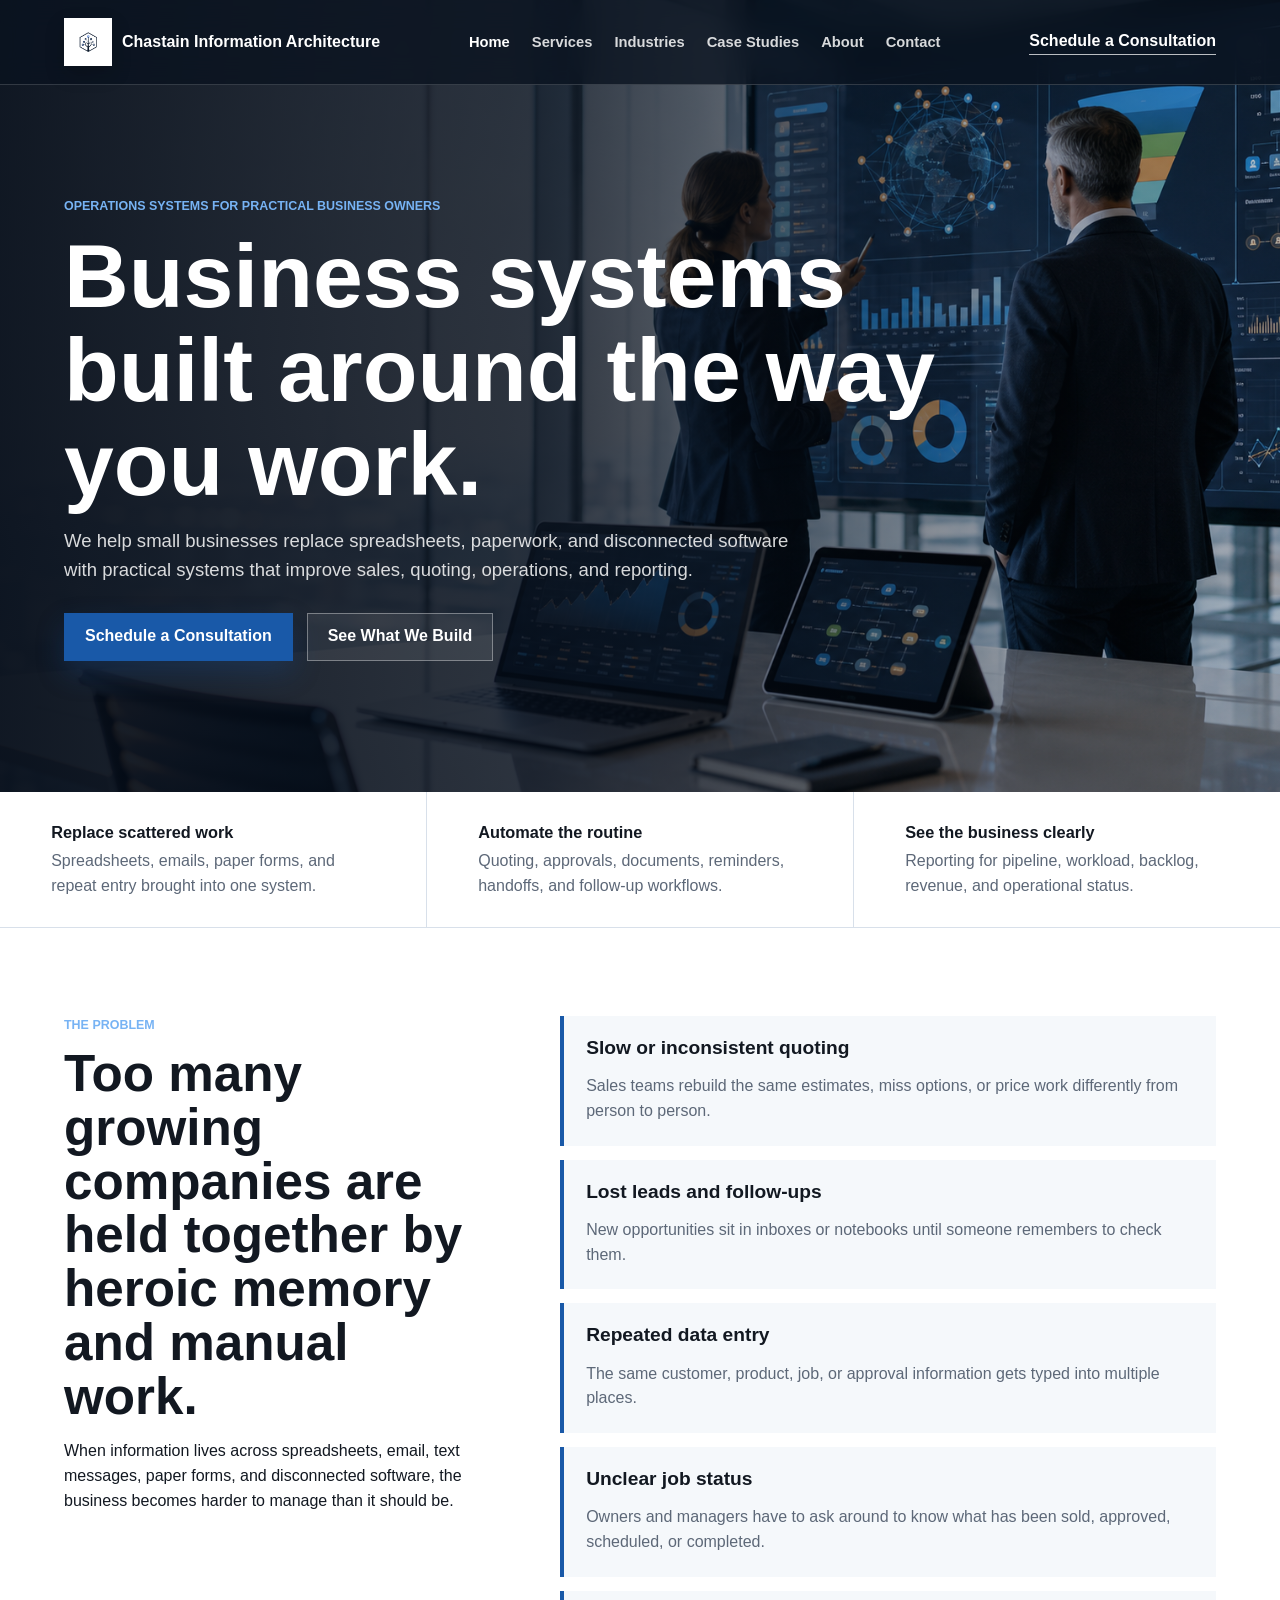
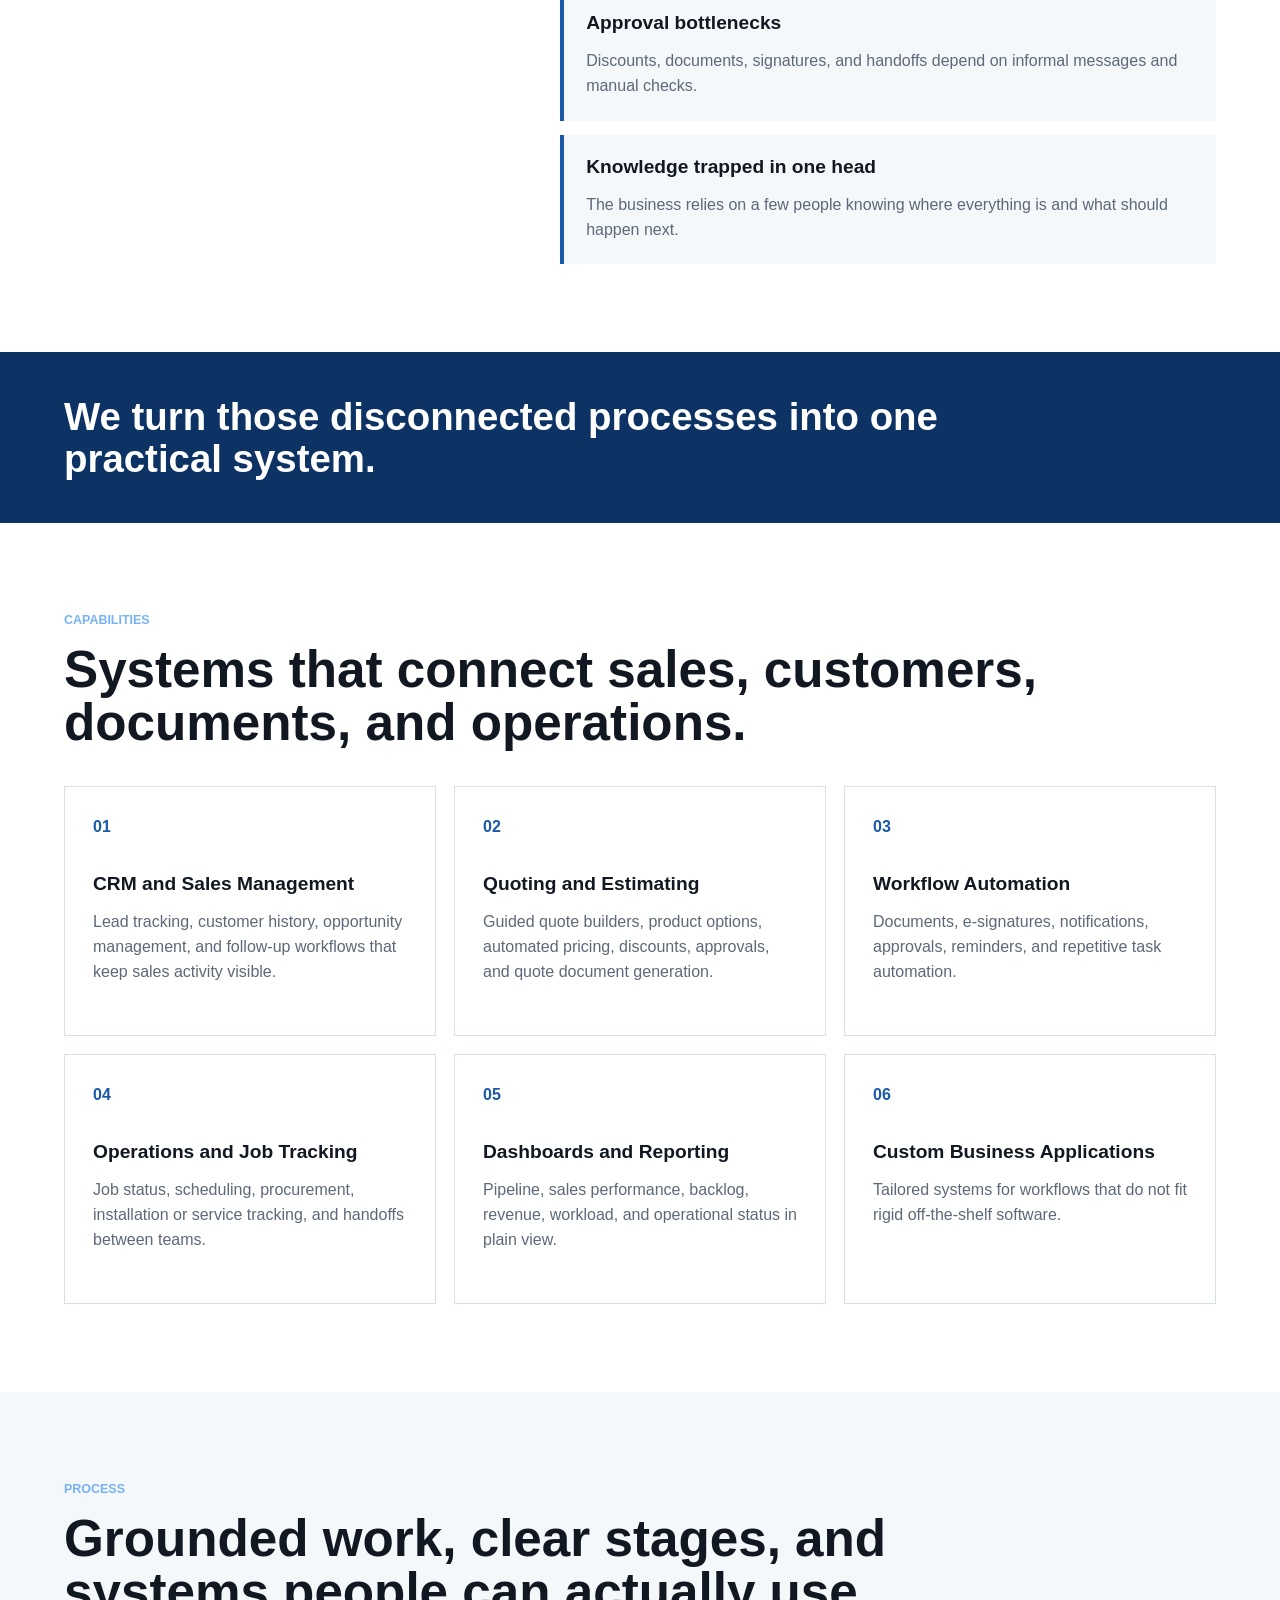
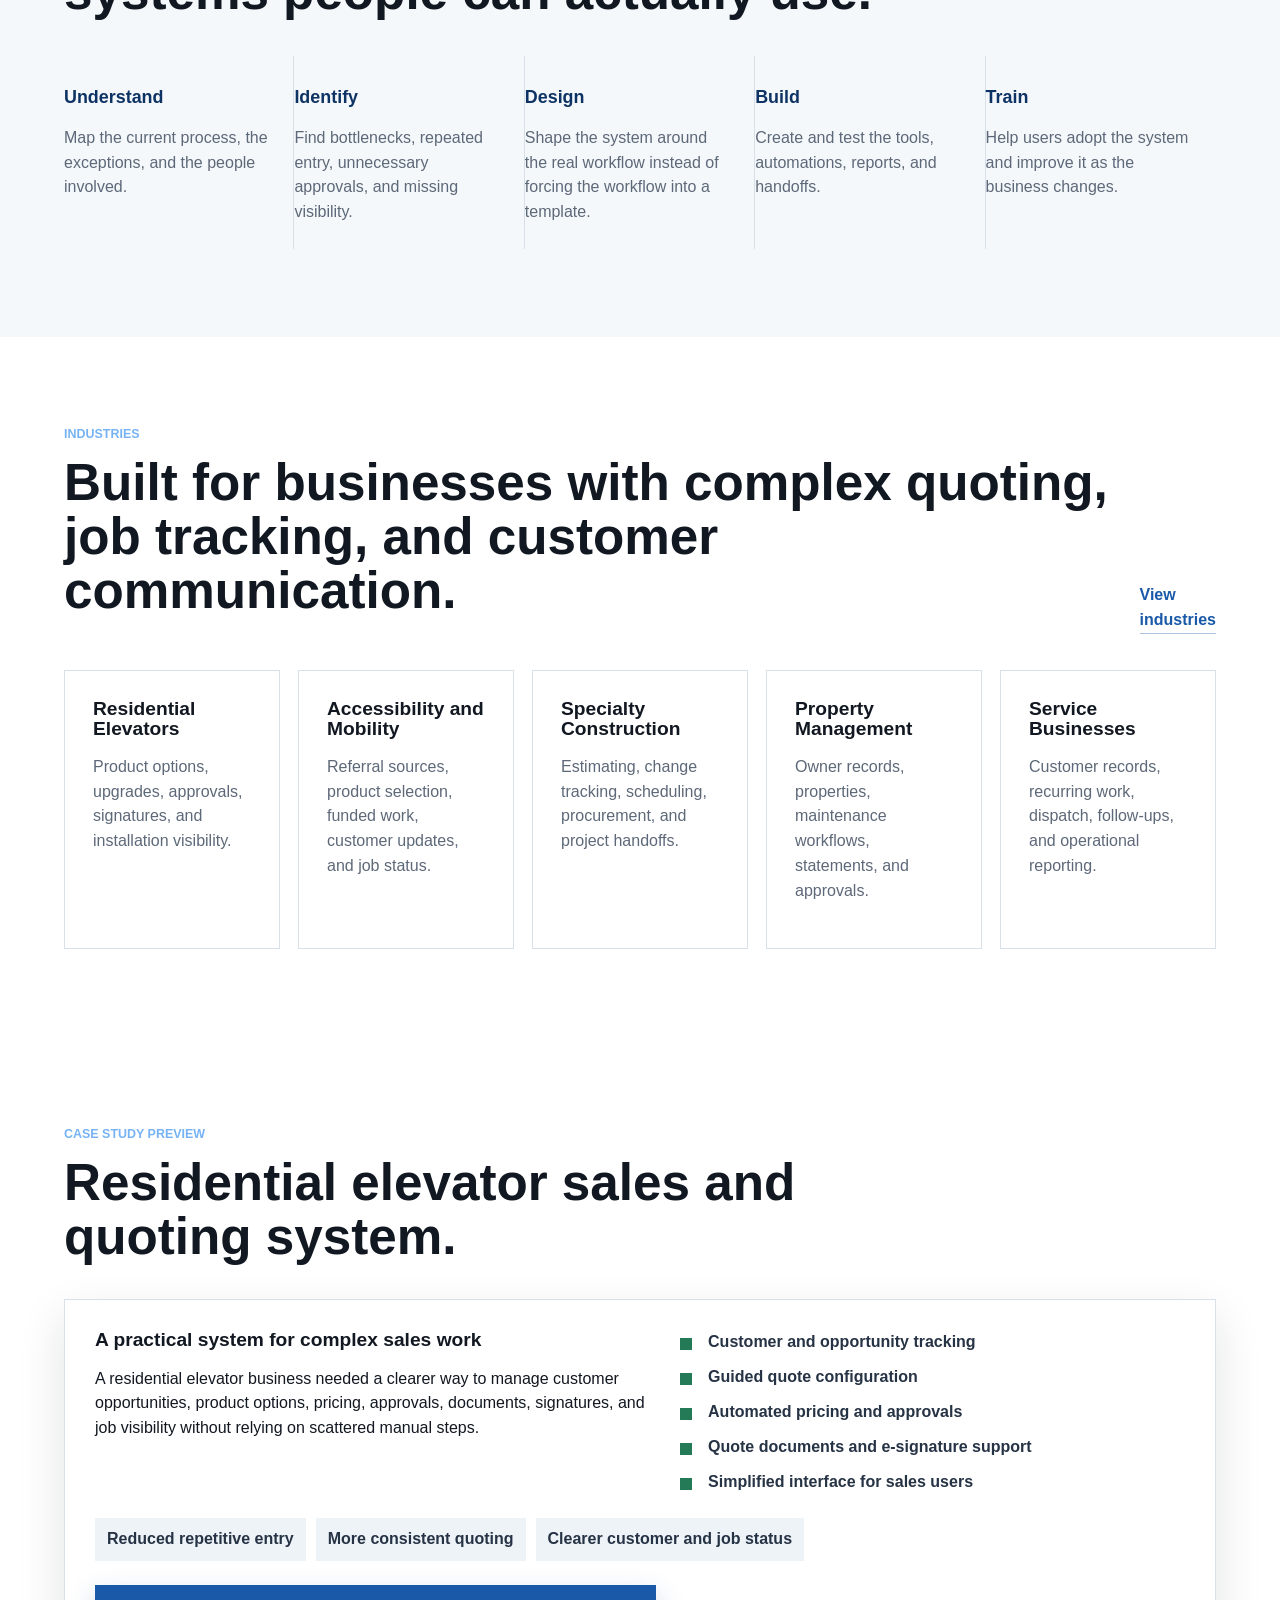
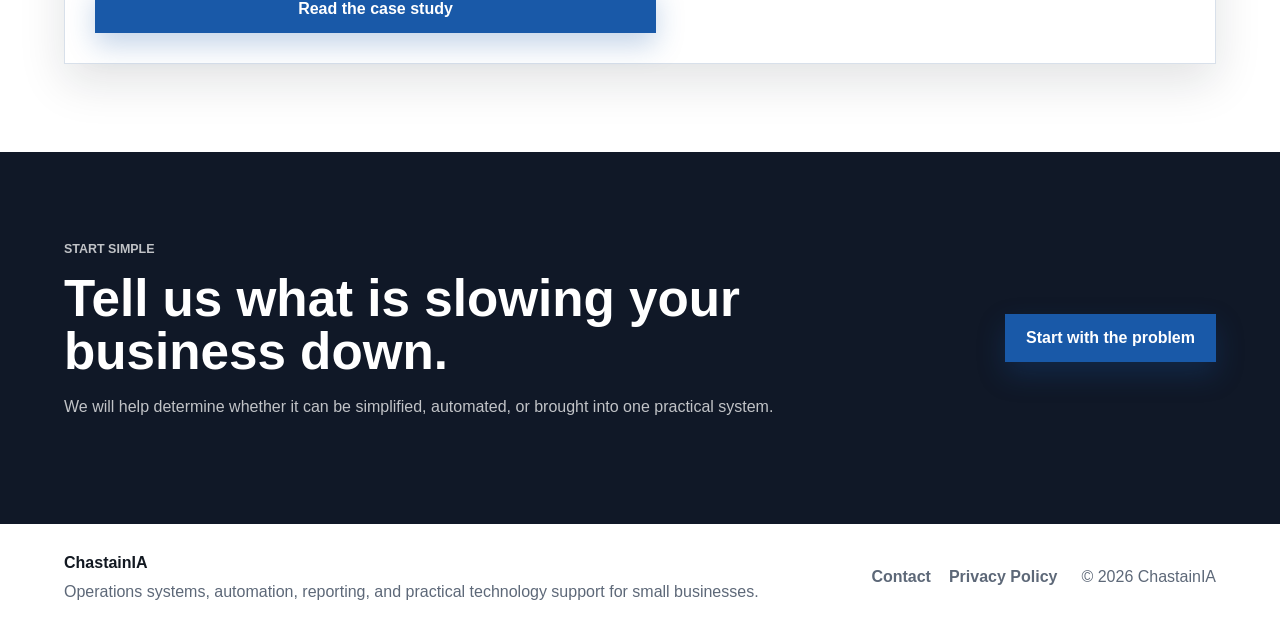
<file: index.html>
﻿<!doctype html>
<html lang="en">
<head>
  <meta charset="utf-8" />
  <meta name="viewport" content="width=device-width, initial-scale=1" />
  <title>ChastainIA | Business Systems, Automation, and Reporting</title>
  <meta name="description" content="ChastainIA helps small businesses replace spreadsheets, paperwork, and disconnected tools with practical systems for sales, quoting, operations, and reporting." />
  <link rel="stylesheet" href="styles.css?v=3" />
  <script src="site.js" defer></script>
</head>
<body>
  <header class="site-header" aria-label="Primary navigation">
    <a class="brand" href="index.html" aria-label="ChastainIA home"><span class="brand-mark"><img src="assets/chastainia-icon-512x512.png" alt="" /></span><span>Chastain Information Architecture</span></a>
    <button class="menu-toggle" type="button" aria-controls="site-nav" aria-expanded="false"><span class="sr-only">Toggle navigation</span><span></span><span></span><span></span></button>
    <nav class="nav-links" id="site-nav" aria-label="Main navigation">
      <a class="active" href="index.html">Home</a><a href="services.html">Services</a><a href="industries.html">Industries</a><a href="case-studies.html">Case Studies</a><a href="about.html">About</a><a href="contact.html">Contact</a>
    </nav>
    <a class="nav-cta" href="contact.html">Schedule a Consultation</a>
  </header>

  <main id="top">
    <section class="hero" aria-labelledby="hero-title">
      <div class="hero-media" aria-hidden="true"><img src="assets/analytics-hero.png" alt="" /></div>
      <div class="hero-overlay"></div>
      <div class="hero-content">
        <p class="eyebrow">Operations systems for practical business owners</p>
        <h1 id="hero-title">Business systems built around the way you work.</h1>
        <p class="hero-copy">We help small businesses replace spreadsheets, paperwork, and disconnected software with practical systems that improve sales, quoting, operations, and reporting.</p>
        <div class="hero-actions"><a class="button primary" href="contact.html">Schedule a Consultation</a><a class="button secondary" href="services.html">See What We Build</a></div>
      </div>
    </section>

    <section class="proof-band" aria-label="Company focus areas">
      <div><strong>Replace scattered work</strong><span>Spreadsheets, emails, paper forms, and repeat entry brought into one system.</span></div>
      <div><strong>Automate the routine</strong><span>Quoting, approvals, documents, reminders, handoffs, and follow-up workflows.</span></div>
      <div><strong>See the business clearly</strong><span>Reporting for pipeline, workload, backlog, revenue, and operational status.</span></div>
    </section>

    <section class="section split" id="problems">
      <div class="section-heading sticky-heading"><p class="eyebrow">The problem</p><h2>Too many growing companies are held together by heroic memory and manual work.</h2><p>When information lives across spreadsheets, email, text messages, paper forms, and disconnected software, the business becomes harder to manage than it should be.</p></div>
      <div class="problem-list">
        <article><h3>Slow or inconsistent quoting</h3><p>Sales teams rebuild the same estimates, miss options, or price work differently from person to person.</p></article>
        <article><h3>Lost leads and follow-ups</h3><p>New opportunities sit in inboxes or notebooks until someone remembers to check them.</p></article>
        <article><h3>Repeated data entry</h3><p>The same customer, product, job, or approval information gets typed into multiple places.</p></article>
        <article><h3>Unclear job status</h3><p>Owners and managers have to ask around to know what has been sold, approved, scheduled, or completed.</p></article>
        <article><h3>Approval bottlenecks</h3><p>Discounts, documents, signatures, and handoffs depend on informal messages and manual checks.</p></article>
        <article><h3>Knowledge trapped in one head</h3><p>The business relies on a few people knowing where everything is and what should happen next.</p></article>
      </div>
    </section>

    <section class="statement-band"><p>We turn those disconnected processes into one practical system.</p></section>
    <section class="section" id="capabilities">
      <div class="section-heading wide-heading"><p class="eyebrow">Capabilities</p><h2>Systems that connect sales, customers, documents, and operations.</h2></div>
      <div class="card-grid three">
        <article class="service-card"><span class="card-icon">01</span><h3>CRM and Sales Management</h3><p>Lead tracking, customer history, opportunity management, and follow-up workflows that keep sales activity visible.</p></article>
        <article class="service-card"><span class="card-icon">02</span><h3>Quoting and Estimating</h3><p>Guided quote builders, product options, automated pricing, discounts, approvals, and quote document generation.</p></article>
        <article class="service-card"><span class="card-icon">03</span><h3>Workflow Automation</h3><p>Documents, e-signatures, notifications, approvals, reminders, and repetitive task automation.</p></article>
        <article class="service-card"><span class="card-icon">04</span><h3>Operations and Job Tracking</h3><p>Job status, scheduling, procurement, installation or service tracking, and handoffs between teams.</p></article>
        <article class="service-card"><span class="card-icon">05</span><h3>Dashboards and Reporting</h3><p>Pipeline, sales performance, backlog, revenue, workload, and operational status in plain view.</p></article>
        <article class="service-card"><span class="card-icon">06</span><h3>Custom Business Applications</h3><p>Tailored systems for workflows that do not fit rigid off-the-shelf software.</p></article>
      </div>
    </section>

    <section class="section muted-section" id="process">
      <div class="section-heading wide-heading"><p class="eyebrow">Process</p><h2>Grounded work, clear stages, and systems people can actually use.</h2></div>
      <div class="timeline five">
        <article><span>Understand</span><p>Map the current process, the exceptions, and the people involved.</p></article>
        <article><span>Identify</span><p>Find bottlenecks, repeated entry, unnecessary approvals, and missing visibility.</p></article>
        <article><span>Design</span><p>Shape the system around the real workflow instead of forcing the workflow into a template.</p></article>
        <article><span>Build</span><p>Create and test the tools, automations, reports, and handoffs.</p></article>
        <article><span>Train</span><p>Help users adopt the system and improve it as the business changes.</p></article>
      </div>
    </section>

    <section class="section" id="industries-preview">
      <div class="section-heading with-action"><div><p class="eyebrow">Industries</p><h2>Built for businesses with complex quoting, job tracking, and customer communication.</h2></div><a class="text-link" href="industries.html">View industries</a></div>
      <div class="card-grid five-cards">
        <article class="industry-card"><h3>Residential Elevators</h3><p>Product options, upgrades, approvals, signatures, and installation visibility.</p></article>
        <article class="industry-card"><h3>Accessibility and Mobility</h3><p>Referral sources, product selection, funded work, customer updates, and job status.</p></article>
        <article class="industry-card"><h3>Specialty Construction</h3><p>Estimating, change tracking, scheduling, procurement, and project handoffs.</p></article>
        <article class="industry-card"><h3>Property Management</h3><p>Owner records, properties, maintenance workflows, statements, and approvals.</p></article>
        <article class="industry-card"><h3>Service Businesses</h3><p>Customer records, recurring work, dispatch, follow-ups, and operational reporting.</p></article>
      </div>
    </section>

    <section class="section case-preview" id="case-study-preview">
      <div class="section-heading"><p class="eyebrow">Case study preview</p><h2>Residential elevator sales and quoting system.</h2></div>
      <article class="case-card featured-case">
        <div><h3>A practical system for complex sales work</h3><p>A residential elevator business needed a clearer way to manage customer opportunities, product options, pricing, approvals, documents, signatures, and job visibility without relying on scattered manual steps.</p></div>
        <ul class="check-list compact"><li>Customer and opportunity tracking</li><li>Guided quote configuration</li><li>Automated pricing and approvals</li><li>Quote documents and e-signature support</li><li>Simplified interface for sales users</li></ul>
        <div class="outcome-row"><span>Reduced repetitive entry</span><span>More consistent quoting</span><span>Clearer customer and job status</span></div>
        <a class="button primary" href="case-studies.html">Read the case study</a>
      </article>
    </section>

    <section class="final-cta"><div><p class="eyebrow">Start simple</p><h2>Tell us what is slowing your business down.</h2><p>We will help determine whether it can be simplified, automated, or brought into one practical system.</p></div><a class="button primary" href="contact.html">Start with the problem</a></section>
  </main>
  <footer class="site-footer"><div><strong>ChastainIA</strong><span>Operations systems, automation, reporting, and practical technology support for small businesses.</span></div><nav aria-label="Footer"><a href="contact.html">Contact</a><a href="privacy.html">Privacy Policy</a></nav><span>&copy; 2026 ChastainIA</span></footer>
</body>
</html>
</file>
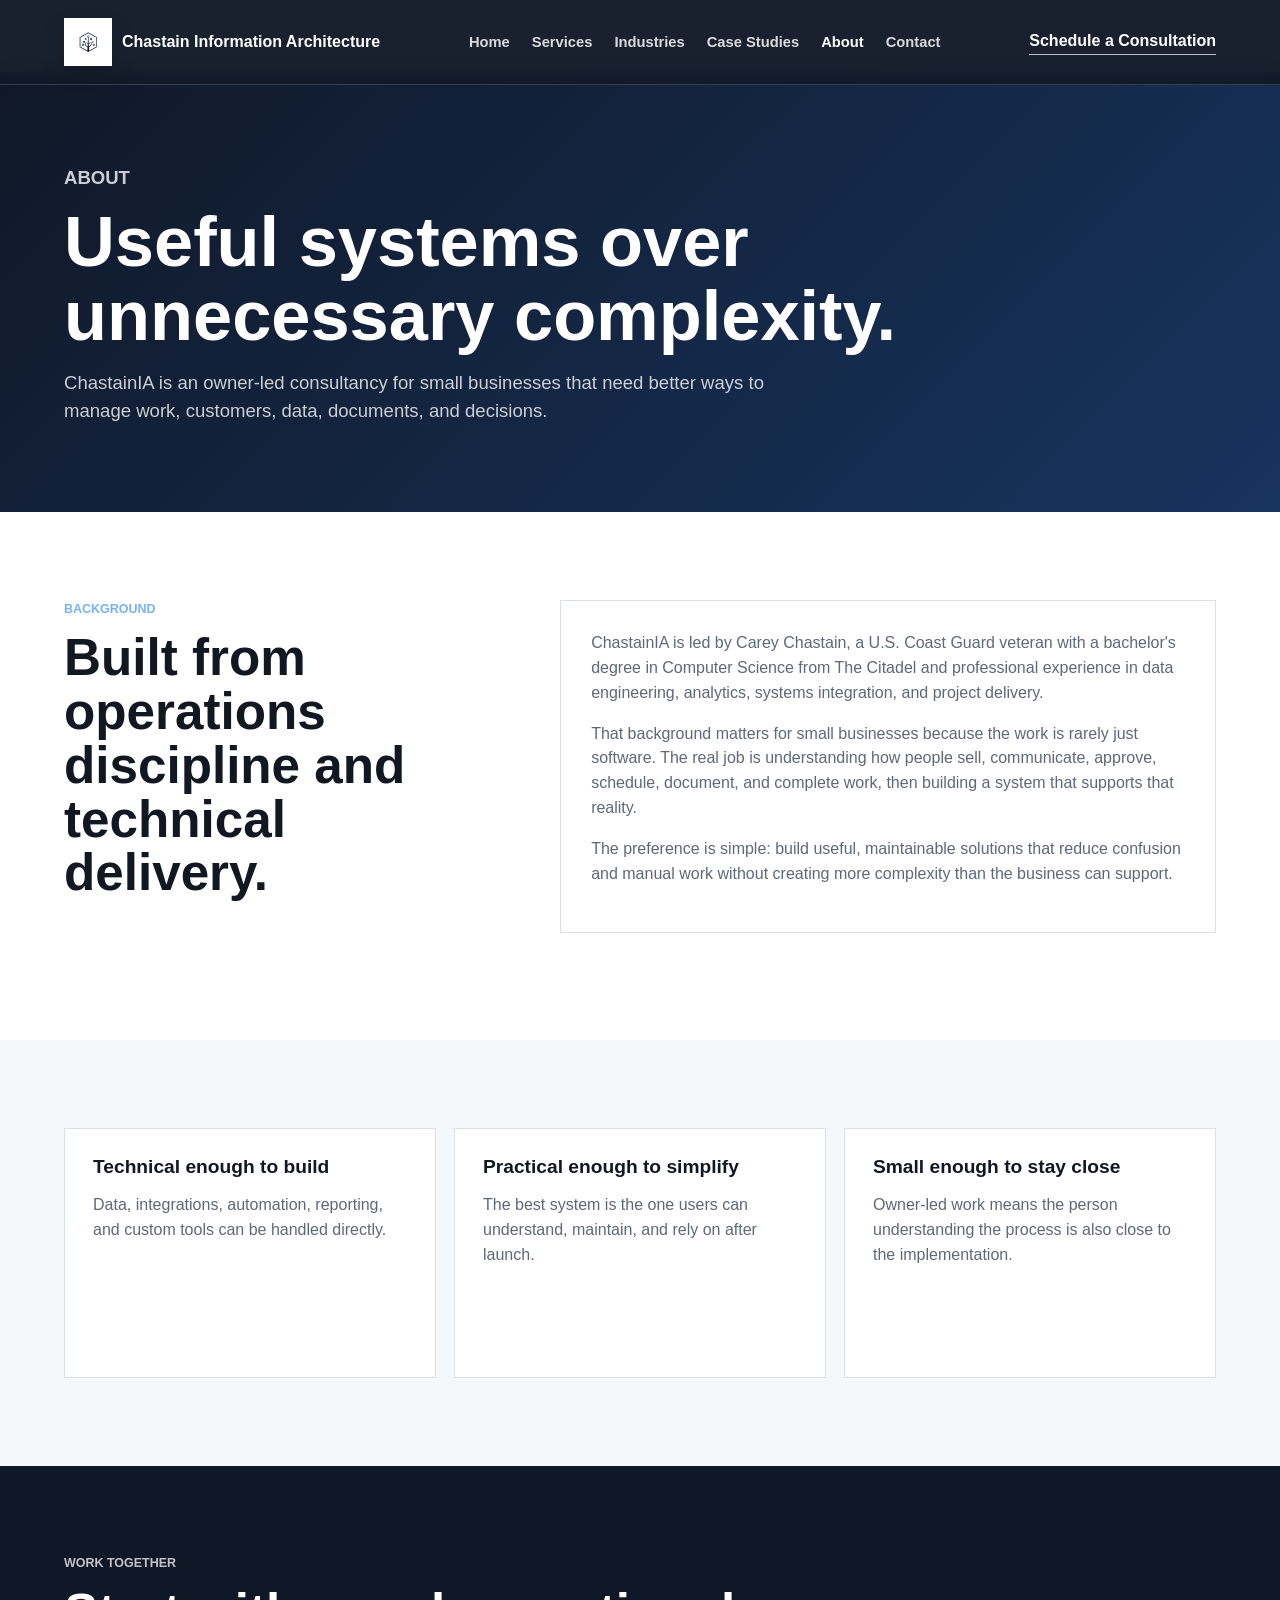
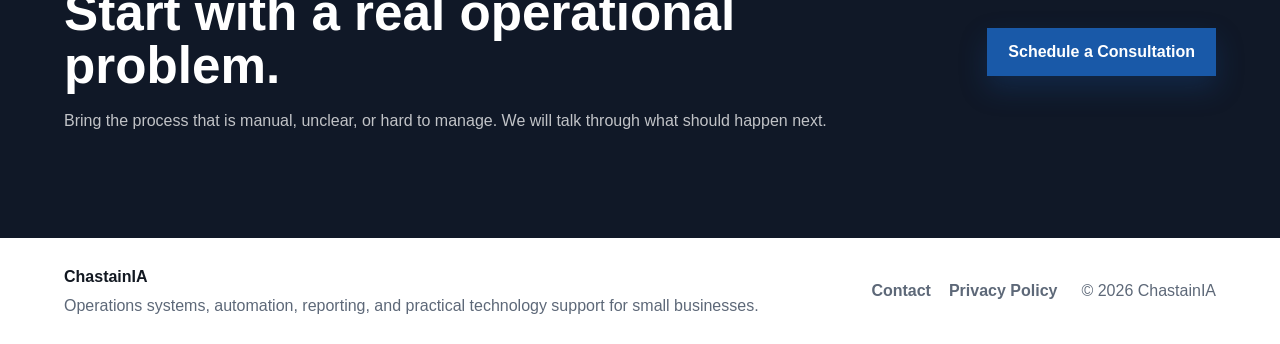
<file: about.html>
﻿<!doctype html><html lang="en"><head><meta charset="utf-8" /><meta name="viewport" content="width=device-width, initial-scale=1" /><title>About | ChastainIA</title><meta name="description" content="ChastainIA is an owner-led consultancy focused on practical automation, analytics, systems integration, and maintainable business systems for small businesses." /><link rel="stylesheet" href="styles.css?v=3" /><script src="site.js" defer></script></head><body>
<header class="site-header inner-header" aria-label="Primary navigation"><a class="brand" href="index.html" aria-label="ChastainIA home"><span class="brand-mark"><img src="assets/chastainia-icon-512x512.png" alt="" /></span><span>Chastain Information Architecture</span></a><button class="menu-toggle" type="button" aria-controls="site-nav" aria-expanded="false"><span class="sr-only">Toggle navigation</span><span></span><span></span><span></span></button><nav class="nav-links" id="site-nav" aria-label="Main navigation"><a href="index.html">Home</a><a href="services.html">Services</a><a href="industries.html">Industries</a><a href="case-studies.html">Case Studies</a><a class="active" href="about.html">About</a><a href="contact.html">Contact</a></nav><a class="nav-cta" href="contact.html">Schedule a Consultation</a></header>
<main class="page-main"><section class="page-hero"><p class="eyebrow">About</p><h1>Useful systems over unnecessary complexity.</h1><p>ChastainIA is an owner-led consultancy for small businesses that need better ways to manage work, customers, data, documents, and decisions.</p></section><section class="section split"><div class="section-heading"><p class="eyebrow">Background</p><h2>Built from operations discipline and technical delivery.</h2></div><div class="content-panel"><p>ChastainIA is led by Carey Chastain, a U.S. Coast Guard veteran with a bachelor's degree in Computer Science from The Citadel and professional experience in data engineering, analytics, systems integration, and project delivery.</p><p>That background matters for small businesses because the work is rarely just software. The real job is understanding how people sell, communicate, approve, schedule, document, and complete work, then building a system that supports that reality.</p><p>The preference is simple: build useful, maintainable solutions that reduce confusion and manual work without creating more complexity than the business can support.</p></div></section><section class="section muted-section"><div class="card-grid three"><article class="service-card"><h3>Technical enough to build</h3><p>Data, integrations, automation, reporting, and custom tools can be handled directly.</p></article><article class="service-card"><h3>Practical enough to simplify</h3><p>The best system is the one users can understand, maintain, and rely on after launch.</p></article><article class="service-card"><h3>Small enough to stay close</h3><p>Owner-led work means the person understanding the process is also close to the implementation.</p></article></div></section><section class="final-cta"><div><p class="eyebrow">Work together</p><h2>Start with a real operational problem.</h2><p>Bring the process that is manual, unclear, or hard to manage. We will talk through what should happen next.</p></div><a class="button primary" href="contact.html">Schedule a Consultation</a></section></main>
<footer class="site-footer"><div><strong>ChastainIA</strong><span>Operations systems, automation, reporting, and practical technology support for small businesses.</span></div><nav aria-label="Footer"><a href="contact.html">Contact</a><a href="privacy.html">Privacy Policy</a></nav><span>&copy; 2026 ChastainIA</span></footer></body></html>
</file>
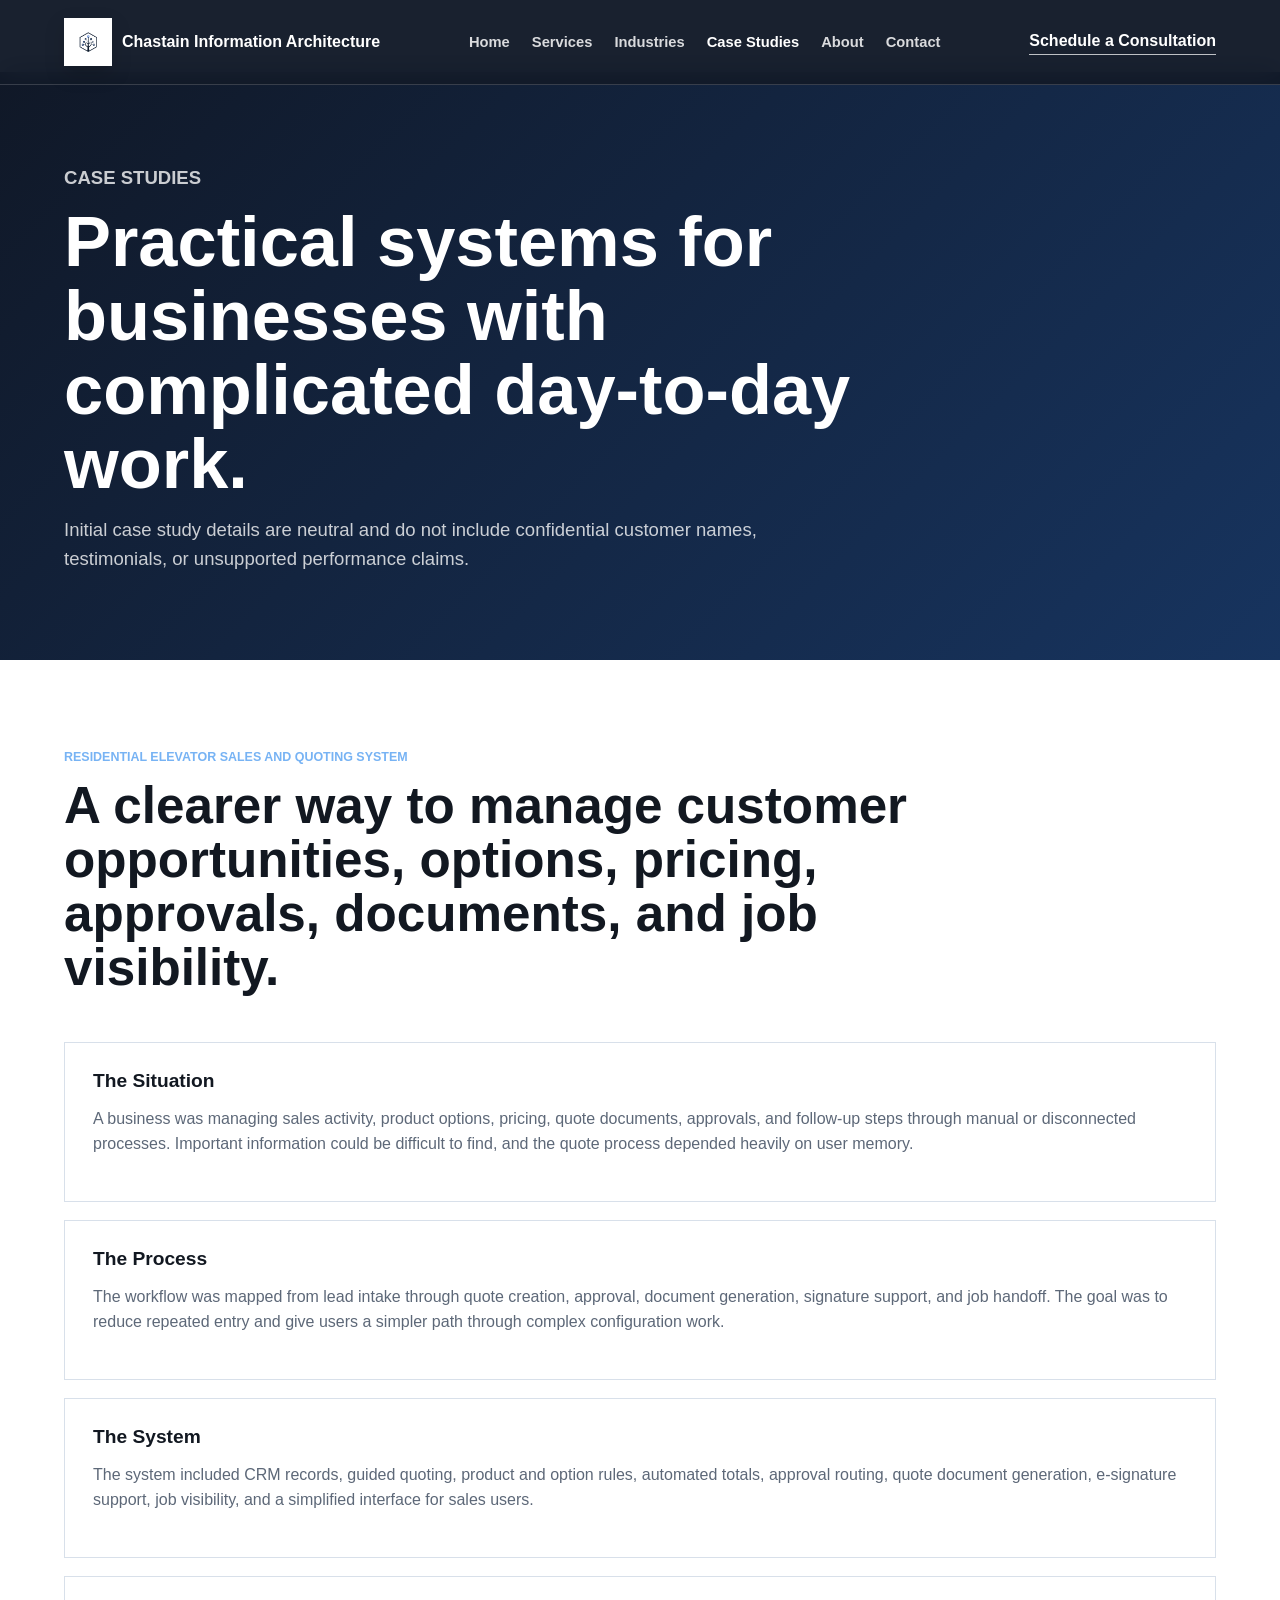
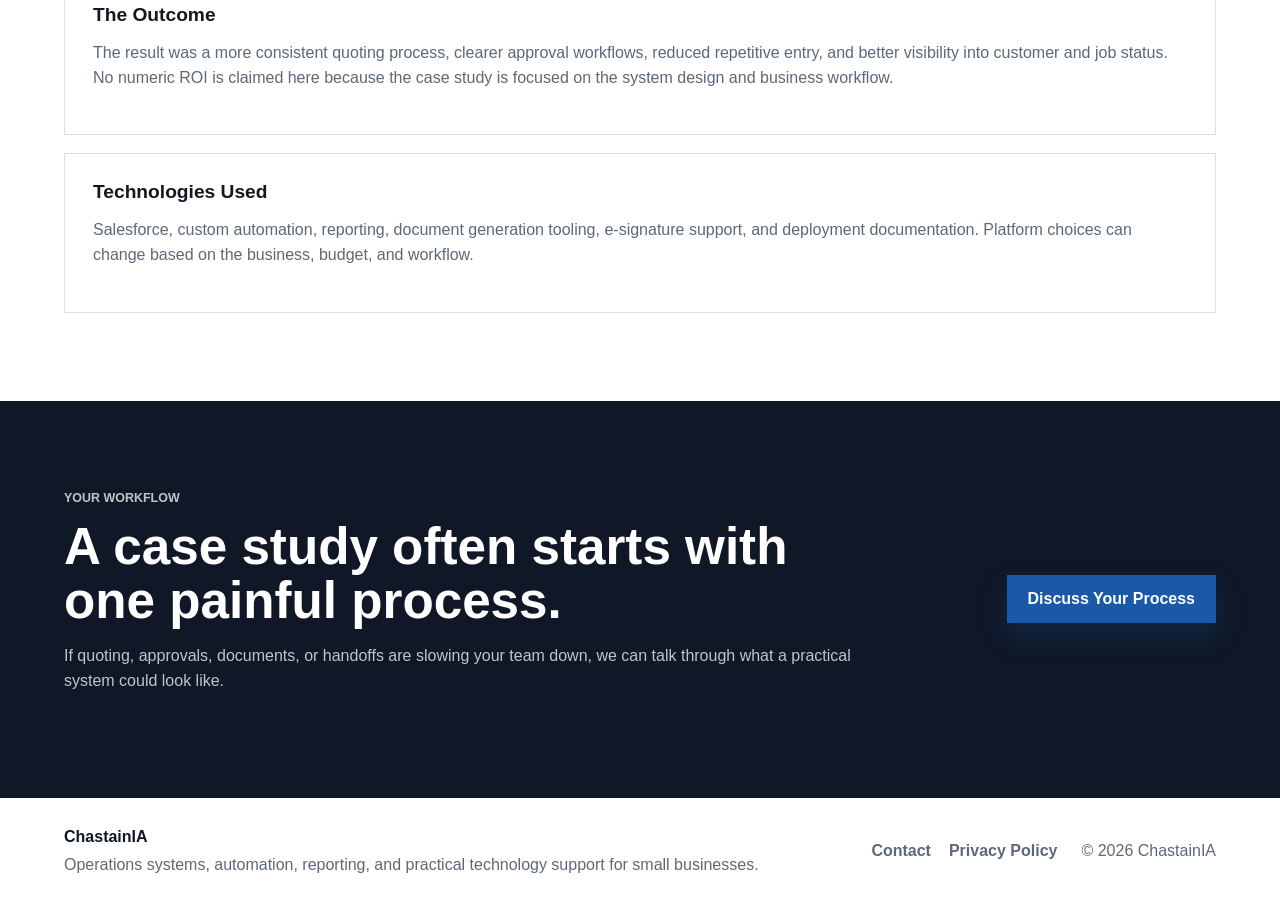
<file: case-studies.html>
﻿<!doctype html><html lang="en"><head><meta charset="utf-8" /><meta name="viewport" content="width=device-width, initial-scale=1" /><title>Case Studies | ChastainIA</title><meta name="description" content="Residential elevator sales and quoting system case study with CRM records, guided quoting, pricing rules, approvals, documents, e-signature support, and job visibility." /><link rel="stylesheet" href="styles.css?v=3" /><script src="site.js" defer></script></head><body>
<header class="site-header inner-header" aria-label="Primary navigation"><a class="brand" href="index.html" aria-label="ChastainIA home"><span class="brand-mark"><img src="assets/chastainia-icon-512x512.png" alt="" /></span><span>Chastain Information Architecture</span></a><button class="menu-toggle" type="button" aria-controls="site-nav" aria-expanded="false"><span class="sr-only">Toggle navigation</span><span></span><span></span><span></span></button><nav class="nav-links" id="site-nav" aria-label="Main navigation"><a href="index.html">Home</a><a href="services.html">Services</a><a href="industries.html">Industries</a><a class="active" href="case-studies.html">Case Studies</a><a href="about.html">About</a><a href="contact.html">Contact</a></nav><a class="nav-cta" href="contact.html">Schedule a Consultation</a></header>
<main class="page-main"><section class="page-hero"><p class="eyebrow">Case studies</p><h1>Practical systems for businesses with complicated day-to-day work.</h1><p>Initial case study details are neutral and do not include confidential customer names, testimonials, or unsupported performance claims.</p></section><section class="section"><article class="case-study-layout"><header><p class="eyebrow">Residential elevator sales and quoting system</p><h2>A clearer way to manage customer opportunities, options, pricing, approvals, documents, and job visibility.</h2></header><div class="case-sections">
<section><h3>The Situation</h3><p>A business was managing sales activity, product options, pricing, quote documents, approvals, and follow-up steps through manual or disconnected processes. Important information could be difficult to find, and the quote process depended heavily on user memory.</p></section>
<section><h3>The Process</h3><p>The workflow was mapped from lead intake through quote creation, approval, document generation, signature support, and job handoff. The goal was to reduce repeated entry and give users a simpler path through complex configuration work.</p></section>
<section><h3>The System</h3><p>The system included CRM records, guided quoting, product and option rules, automated totals, approval routing, quote document generation, e-signature support, job visibility, and a simplified interface for sales users.</p></section>
<section><h3>The Outcome</h3><p>The result was a more consistent quoting process, clearer approval workflows, reduced repetitive entry, and better visibility into customer and job status. No numeric ROI is claimed here because the case study is focused on the system design and business workflow.</p></section>
<section><h3>Technologies Used</h3><p>Salesforce, custom automation, reporting, document generation tooling, e-signature support, and deployment documentation. Platform choices can change based on the business, budget, and workflow.</p></section>
</div></article></section><section class="final-cta"><div><p class="eyebrow">Your workflow</p><h2>A case study often starts with one painful process.</h2><p>If quoting, approvals, documents, or handoffs are slowing your team down, we can talk through what a practical system could look like.</p></div><a class="button primary" href="contact.html">Discuss Your Process</a></section></main>
<footer class="site-footer"><div><strong>ChastainIA</strong><span>Operations systems, automation, reporting, and practical technology support for small businesses.</span></div><nav aria-label="Footer"><a href="contact.html">Contact</a><a href="privacy.html">Privacy Policy</a></nav><span>&copy; 2026 ChastainIA</span></footer></body></html>
</file>
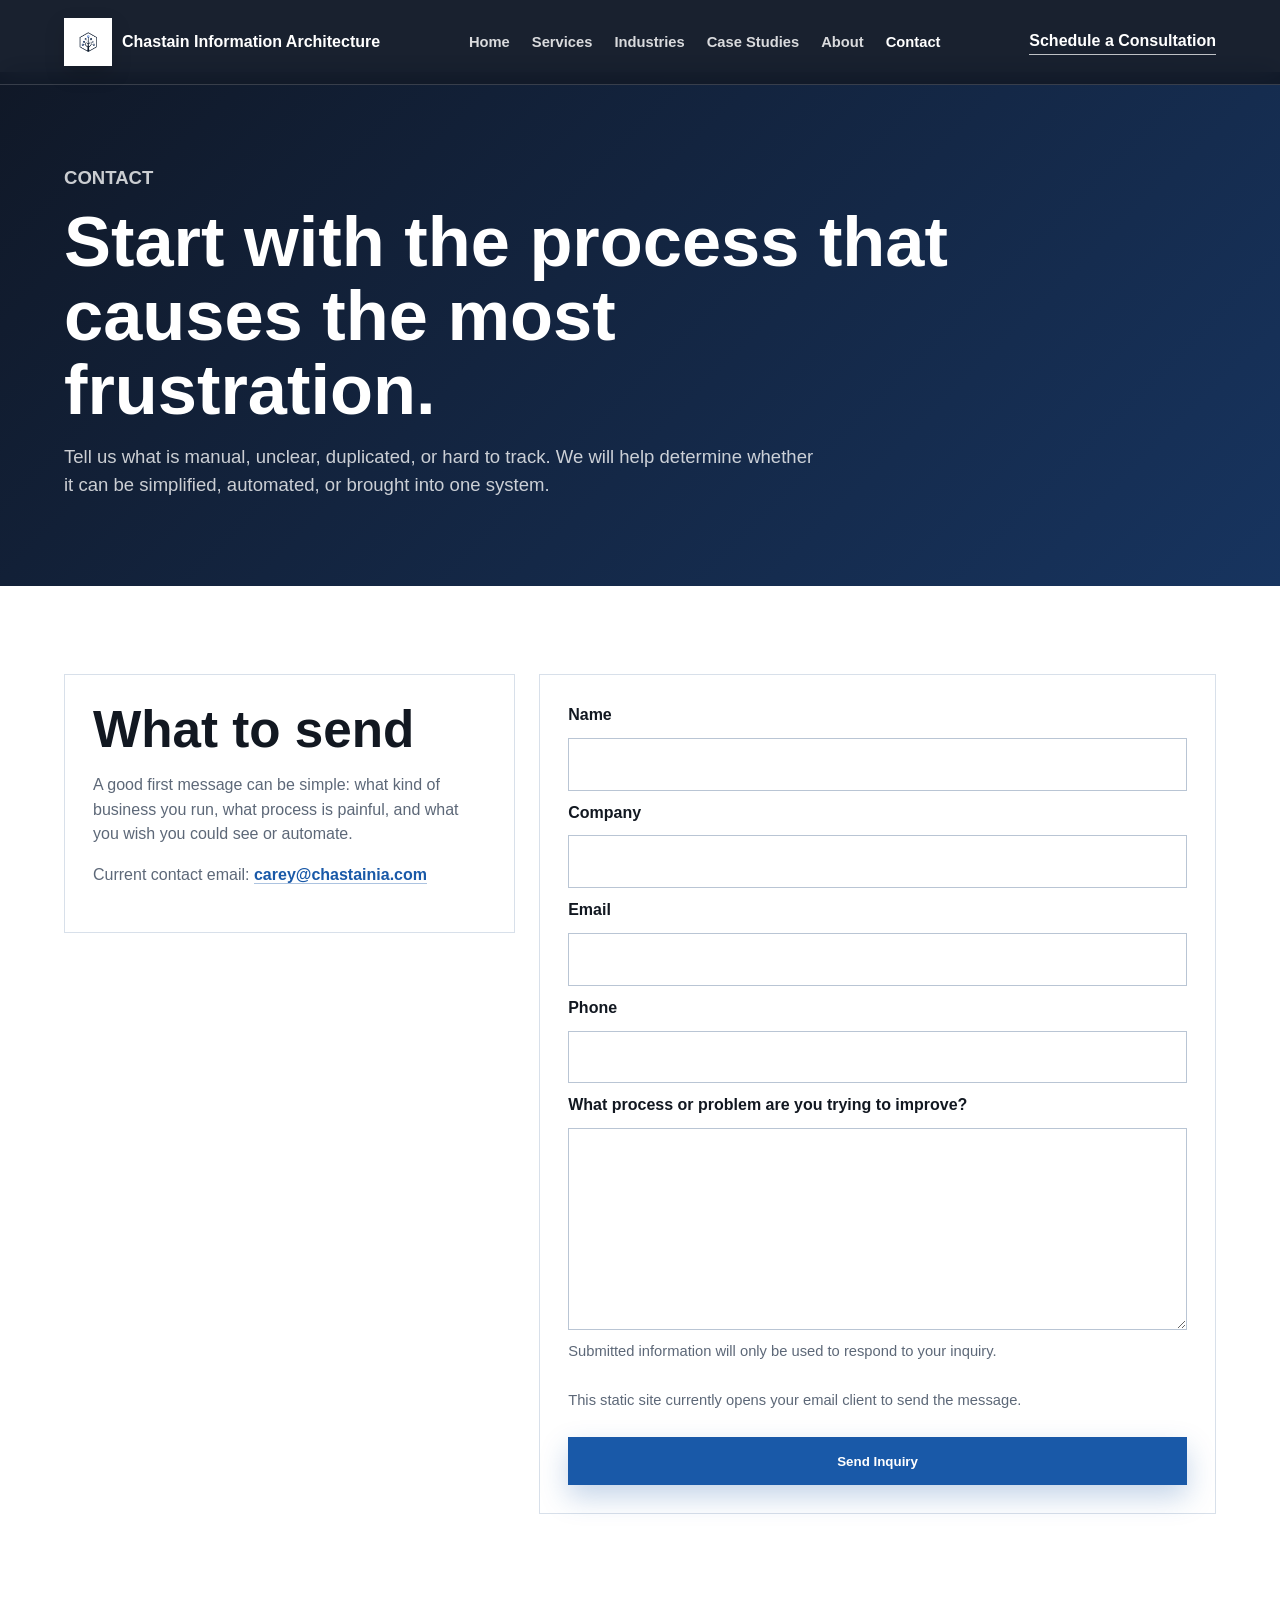
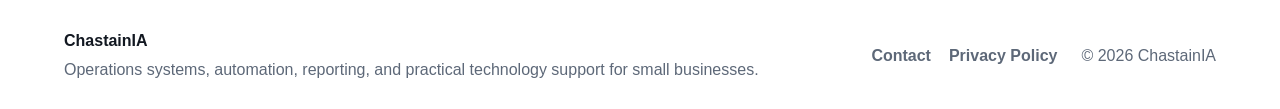
<file: contact.html>
﻿<!doctype html><html lang="en"><head><meta charset="utf-8" /><meta name="viewport" content="width=device-width, initial-scale=1" /><title>Contact | ChastainIA</title><meta name="description" content="Contact ChastainIA to discuss a manual, disorganized, or difficult business process that could be simplified, automated, or brought into one system." /><link rel="stylesheet" href="styles.css?v=3" /><script src="site.js" defer></script></head><body>
<header class="site-header inner-header" aria-label="Primary navigation"><a class="brand" href="index.html" aria-label="ChastainIA home"><span class="brand-mark"><img src="assets/chastainia-icon-512x512.png" alt="" /></span><span>Chastain Information Architecture</span></a><button class="menu-toggle" type="button" aria-controls="site-nav" aria-expanded="false"><span class="sr-only">Toggle navigation</span><span></span><span></span><span></span></button><nav class="nav-links" id="site-nav" aria-label="Main navigation"><a href="index.html">Home</a><a href="services.html">Services</a><a href="industries.html">Industries</a><a href="case-studies.html">Case Studies</a><a href="about.html">About</a><a class="active" href="contact.html">Contact</a></nav><a class="nav-cta" href="contact.html">Schedule a Consultation</a></header>
<main class="page-main"><section class="page-hero contact-hero"><p class="eyebrow">Contact</p><h1>Start with the process that causes the most frustration.</h1><p>Tell us what is manual, unclear, duplicated, or hard to track. We will help determine whether it can be simplified, automated, or brought into one system.</p></section><section class="section contact-layout"><div class="contact-aside"><h2>What to send</h2><p>A good first message can be simple: what kind of business you run, what process is painful, and what you wish you could see or automate.</p><p>Current contact email: <a class="text-link" href="mailto:carey@chastainia.com">carey@chastainia.com</a></p></div><form class="contact-form" action="mailto:carey@chastainia.com" method="post" enctype="text/plain" aria-describedby="privacy-note form-note"><label for="name">Name</label><input id="name" name="Name" type="text" autocomplete="name" required /><label for="company">Company</label><input id="company" name="Company" type="text" autocomplete="organization" /><label for="email">Email</label><input id="email" name="Email" type="email" autocomplete="email" required /><label for="phone">Phone</label><input id="phone" name="Phone" type="tel" autocomplete="tel" /><label for="problem">What process or problem are you trying to improve?</label><textarea id="problem" name="Process or problem" rows="7" required></textarea><p class="form-note" id="privacy-note">Submitted information will only be used to respond to your inquiry.</p><p class="form-note" id="form-note">This static site currently opens your email client to send the message.</p><button class="button primary" type="submit">Send Inquiry</button></form></section></main>
<footer class="site-footer"><div><strong>ChastainIA</strong><span>Operations systems, automation, reporting, and practical technology support for small businesses.</span></div><nav aria-label="Footer"><a href="contact.html">Contact</a><a href="privacy.html">Privacy Policy</a></nav><span>&copy; 2026 ChastainIA</span></footer></body></html>
</file>
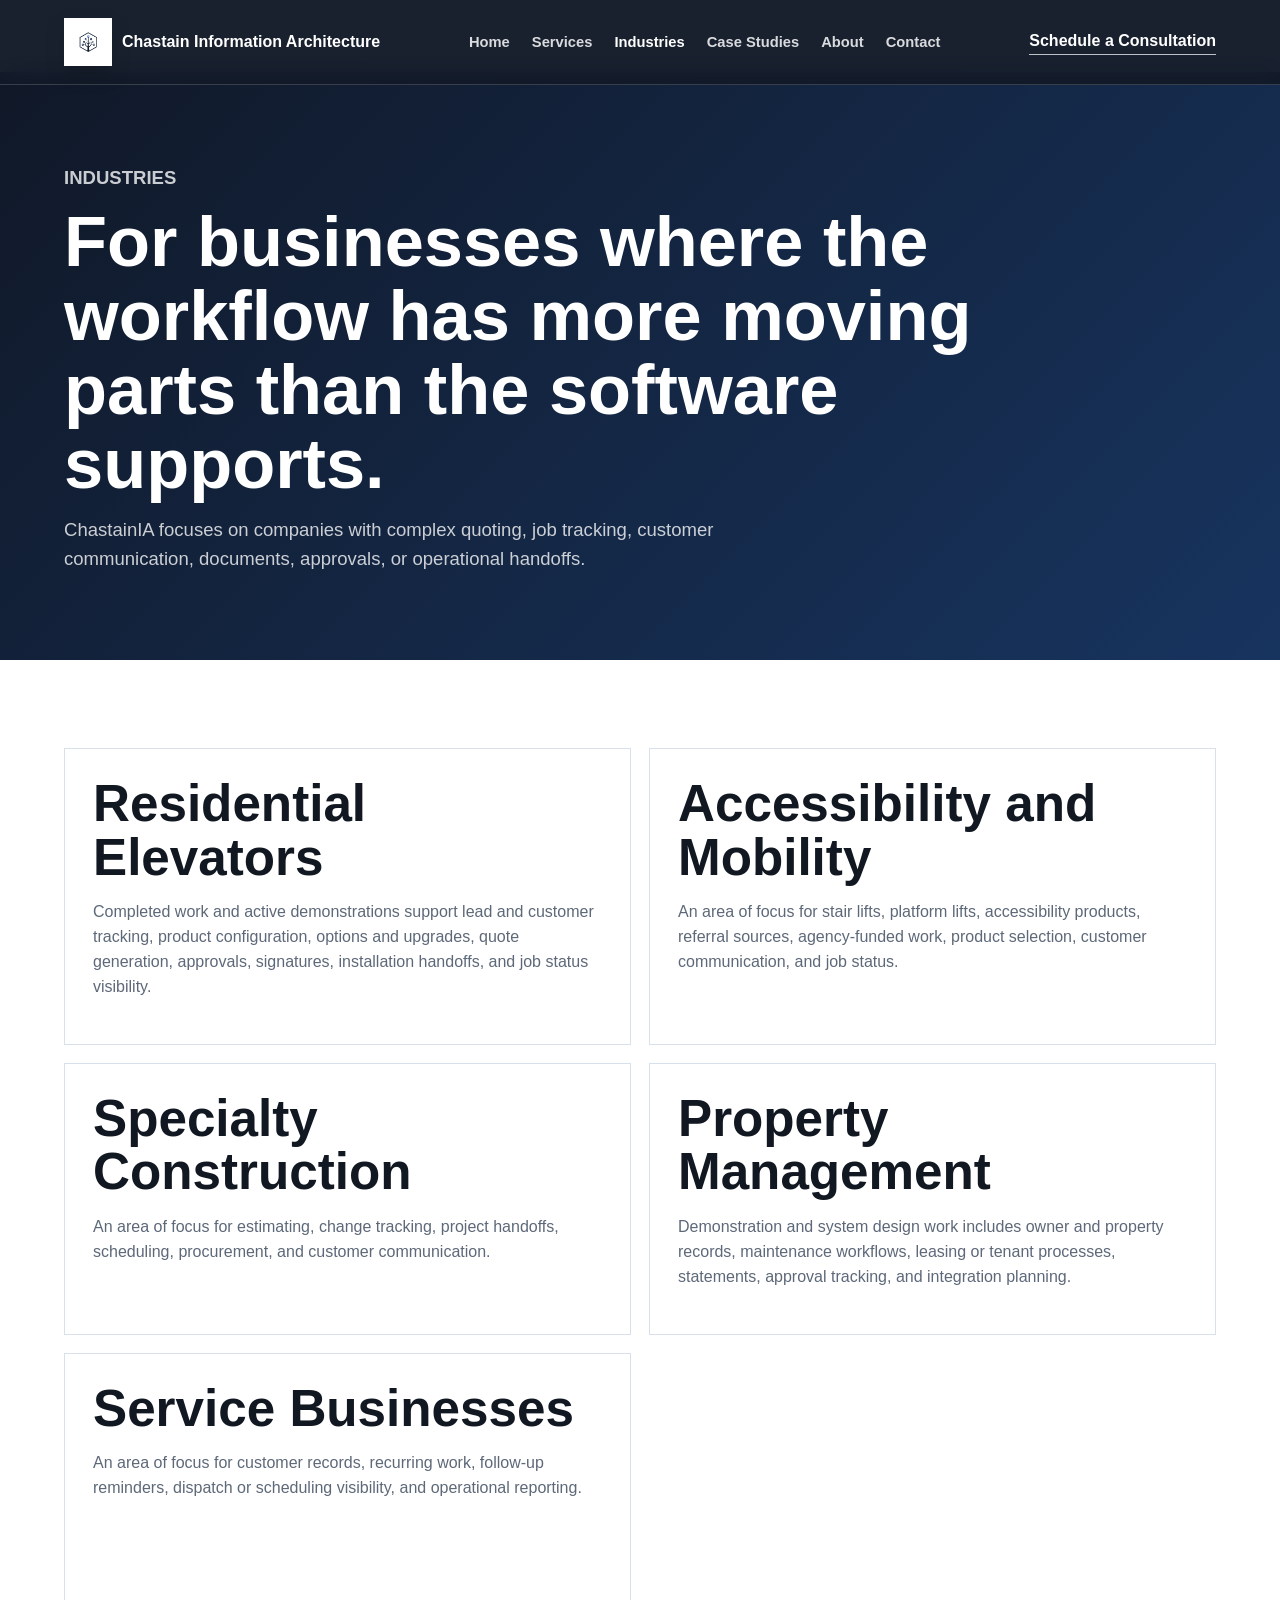
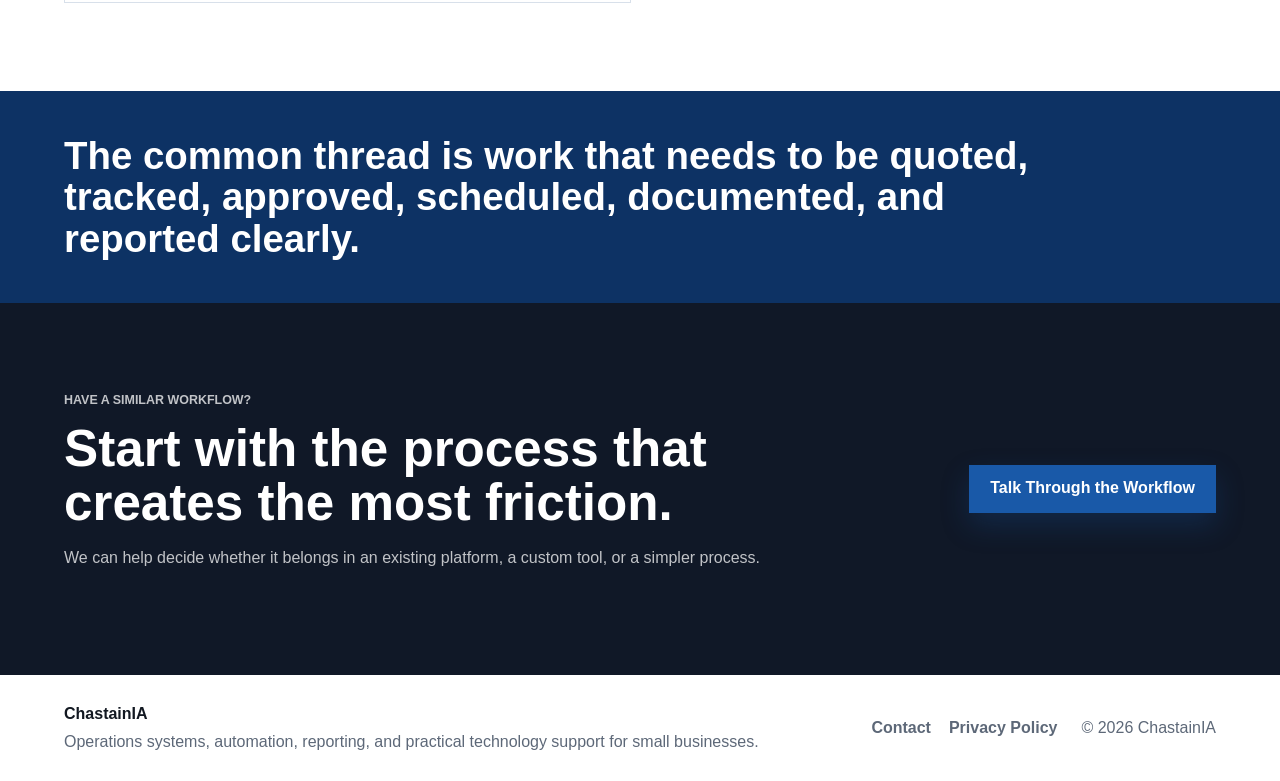
<file: industries.html>
﻿<!doctype html><html lang="en"><head><meta charset="utf-8" /><meta name="viewport" content="width=device-width, initial-scale=1" /><title>Industries | ChastainIA</title><meta name="description" content="Service, construction, accessibility, residential elevator, and property management businesses with complex quoting and operations workflows." /><link rel="stylesheet" href="styles.css?v=3" /><script src="site.js" defer></script></head><body>
<header class="site-header inner-header" aria-label="Primary navigation"><a class="brand" href="index.html" aria-label="ChastainIA home"><span class="brand-mark"><img src="assets/chastainia-icon-512x512.png" alt="" /></span><span>Chastain Information Architecture</span></a><button class="menu-toggle" type="button" aria-controls="site-nav" aria-expanded="false"><span class="sr-only">Toggle navigation</span><span></span><span></span><span></span></button><nav class="nav-links" id="site-nav" aria-label="Main navigation"><a href="index.html">Home</a><a href="services.html">Services</a><a class="active" href="industries.html">Industries</a><a href="case-studies.html">Case Studies</a><a href="about.html">About</a><a href="contact.html">Contact</a></nav><a class="nav-cta" href="contact.html">Schedule a Consultation</a></header>
<main class="page-main"><section class="page-hero"><p class="eyebrow">Industries</p><h1>For businesses where the workflow has more moving parts than the software supports.</h1><p>ChastainIA focuses on companies with complex quoting, job tracking, customer communication, documents, approvals, or operational handoffs.</p></section><section class="section"><div class="card-grid two">
<article class="industry-detail"><h2>Residential Elevators</h2><p>Completed work and active demonstrations support lead and customer tracking, product configuration, options and upgrades, quote generation, approvals, signatures, installation handoffs, and job status visibility.</p></article>
<article class="industry-detail"><h2>Accessibility and Mobility</h2><p>An area of focus for stair lifts, platform lifts, accessibility products, referral sources, agency-funded work, product selection, customer communication, and job status.</p></article>
<article class="industry-detail"><h2>Specialty Construction</h2><p>An area of focus for estimating, change tracking, project handoffs, scheduling, procurement, and customer communication.</p></article>
<article class="industry-detail"><h2>Property Management</h2><p>Demonstration and system design work includes owner and property records, maintenance workflows, leasing or tenant processes, statements, approval tracking, and integration planning.</p></article>
<article class="industry-detail"><h2>Service Businesses</h2><p>An area of focus for customer records, recurring work, follow-up reminders, dispatch or scheduling visibility, and operational reporting.</p></article>
</div></section><section class="statement-band"><p>The common thread is work that needs to be quoted, tracked, approved, scheduled, documented, and reported clearly.</p></section><section class="final-cta"><div><p class="eyebrow">Have a similar workflow?</p><h2>Start with the process that creates the most friction.</h2><p>We can help decide whether it belongs in an existing platform, a custom tool, or a simpler process.</p></div><a class="button primary" href="contact.html">Talk Through the Workflow</a></section></main>
<footer class="site-footer"><div><strong>ChastainIA</strong><span>Operations systems, automation, reporting, and practical technology support for small businesses.</span></div><nav aria-label="Footer"><a href="contact.html">Contact</a><a href="privacy.html">Privacy Policy</a></nav><span>&copy; 2026 ChastainIA</span></footer></body></html>
</file>
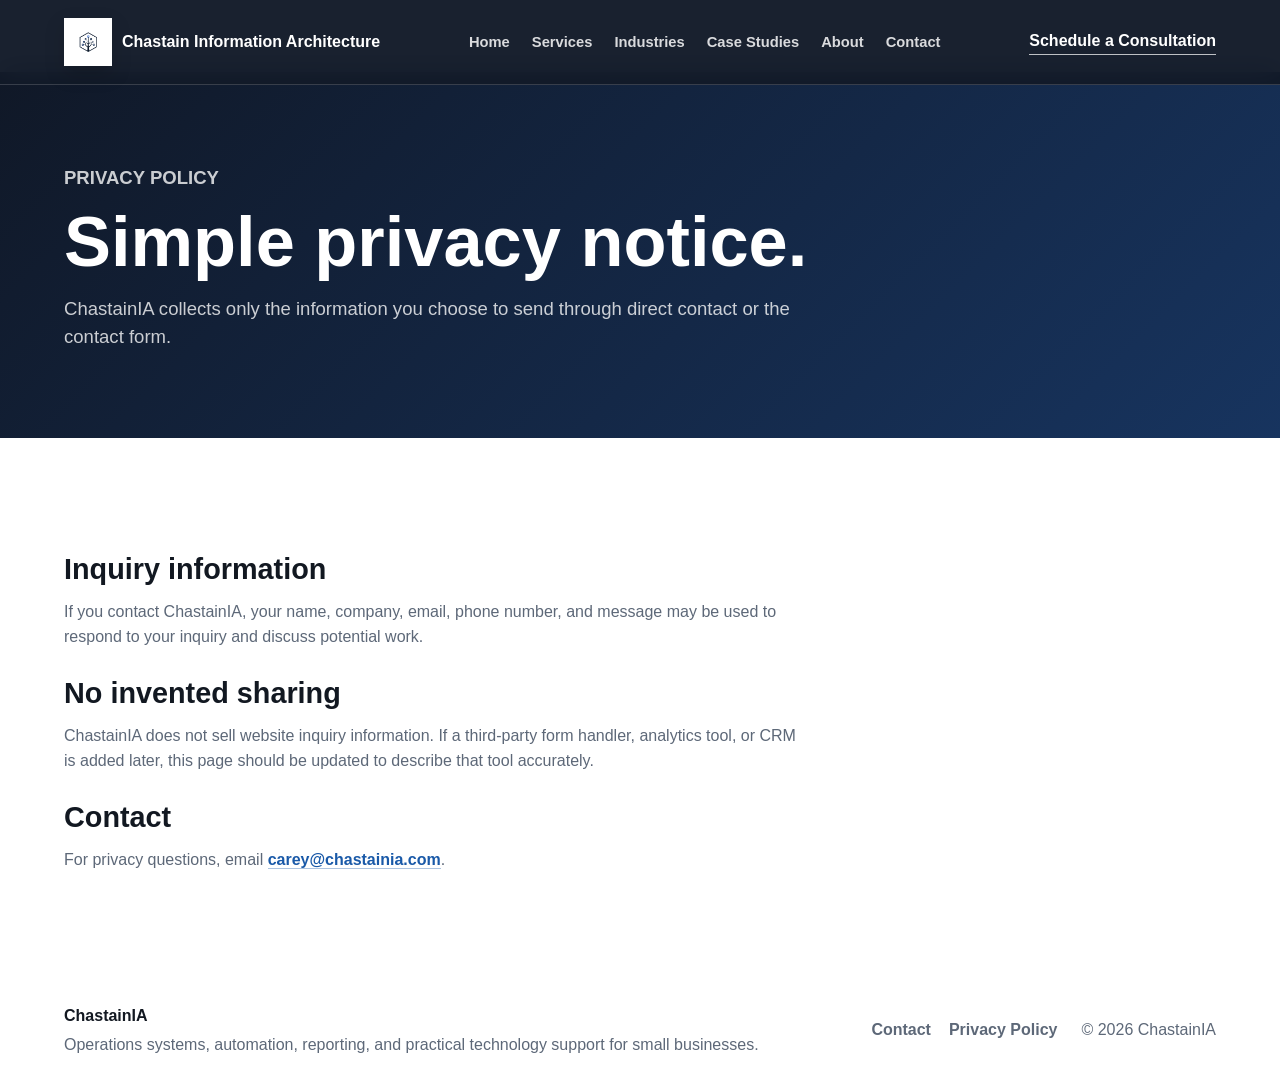
<file: privacy.html>
﻿<!doctype html><html lang="en"><head><meta charset="utf-8" /><meta name="viewport" content="width=device-width, initial-scale=1" /><title>Privacy Policy | ChastainIA</title><meta name="description" content="Privacy policy for ChastainIA website inquiries." /><link rel="stylesheet" href="styles.css?v=3" /><script src="site.js" defer></script></head><body>
<header class="site-header inner-header" aria-label="Primary navigation"><a class="brand" href="index.html" aria-label="ChastainIA home"><span class="brand-mark"><img src="assets/chastainia-icon-512x512.png" alt="" /></span><span>Chastain Information Architecture</span></a><button class="menu-toggle" type="button" aria-controls="site-nav" aria-expanded="false"><span class="sr-only">Toggle navigation</span><span></span><span></span><span></span></button><nav class="nav-links" id="site-nav" aria-label="Main navigation"><a href="index.html">Home</a><a href="services.html">Services</a><a href="industries.html">Industries</a><a href="case-studies.html">Case Studies</a><a href="about.html">About</a><a href="contact.html">Contact</a></nav><a class="nav-cta" href="contact.html">Schedule a Consultation</a></header>
<main class="page-main"><section class="page-hero"><p class="eyebrow">Privacy Policy</p><h1>Simple privacy notice.</h1><p>ChastainIA collects only the information you choose to send through direct contact or the contact form.</p></section><section class="section narrow"><h2>Inquiry information</h2><p>If you contact ChastainIA, your name, company, email, phone number, and message may be used to respond to your inquiry and discuss potential work.</p><h2>No invented sharing</h2><p>ChastainIA does not sell website inquiry information. If a third-party form handler, analytics tool, or CRM is added later, this page should be updated to describe that tool accurately.</p><h2>Contact</h2><p>For privacy questions, email <a class="text-link" href="mailto:carey@chastainia.com">carey@chastainia.com</a>.</p></section></main>
<footer class="site-footer"><div><strong>ChastainIA</strong><span>Operations systems, automation, reporting, and practical technology support for small businesses.</span></div><nav aria-label="Footer"><a href="contact.html">Contact</a><a href="privacy.html">Privacy Policy</a></nav><span>&copy; 2026 ChastainIA</span></footer></body></html>
</file>
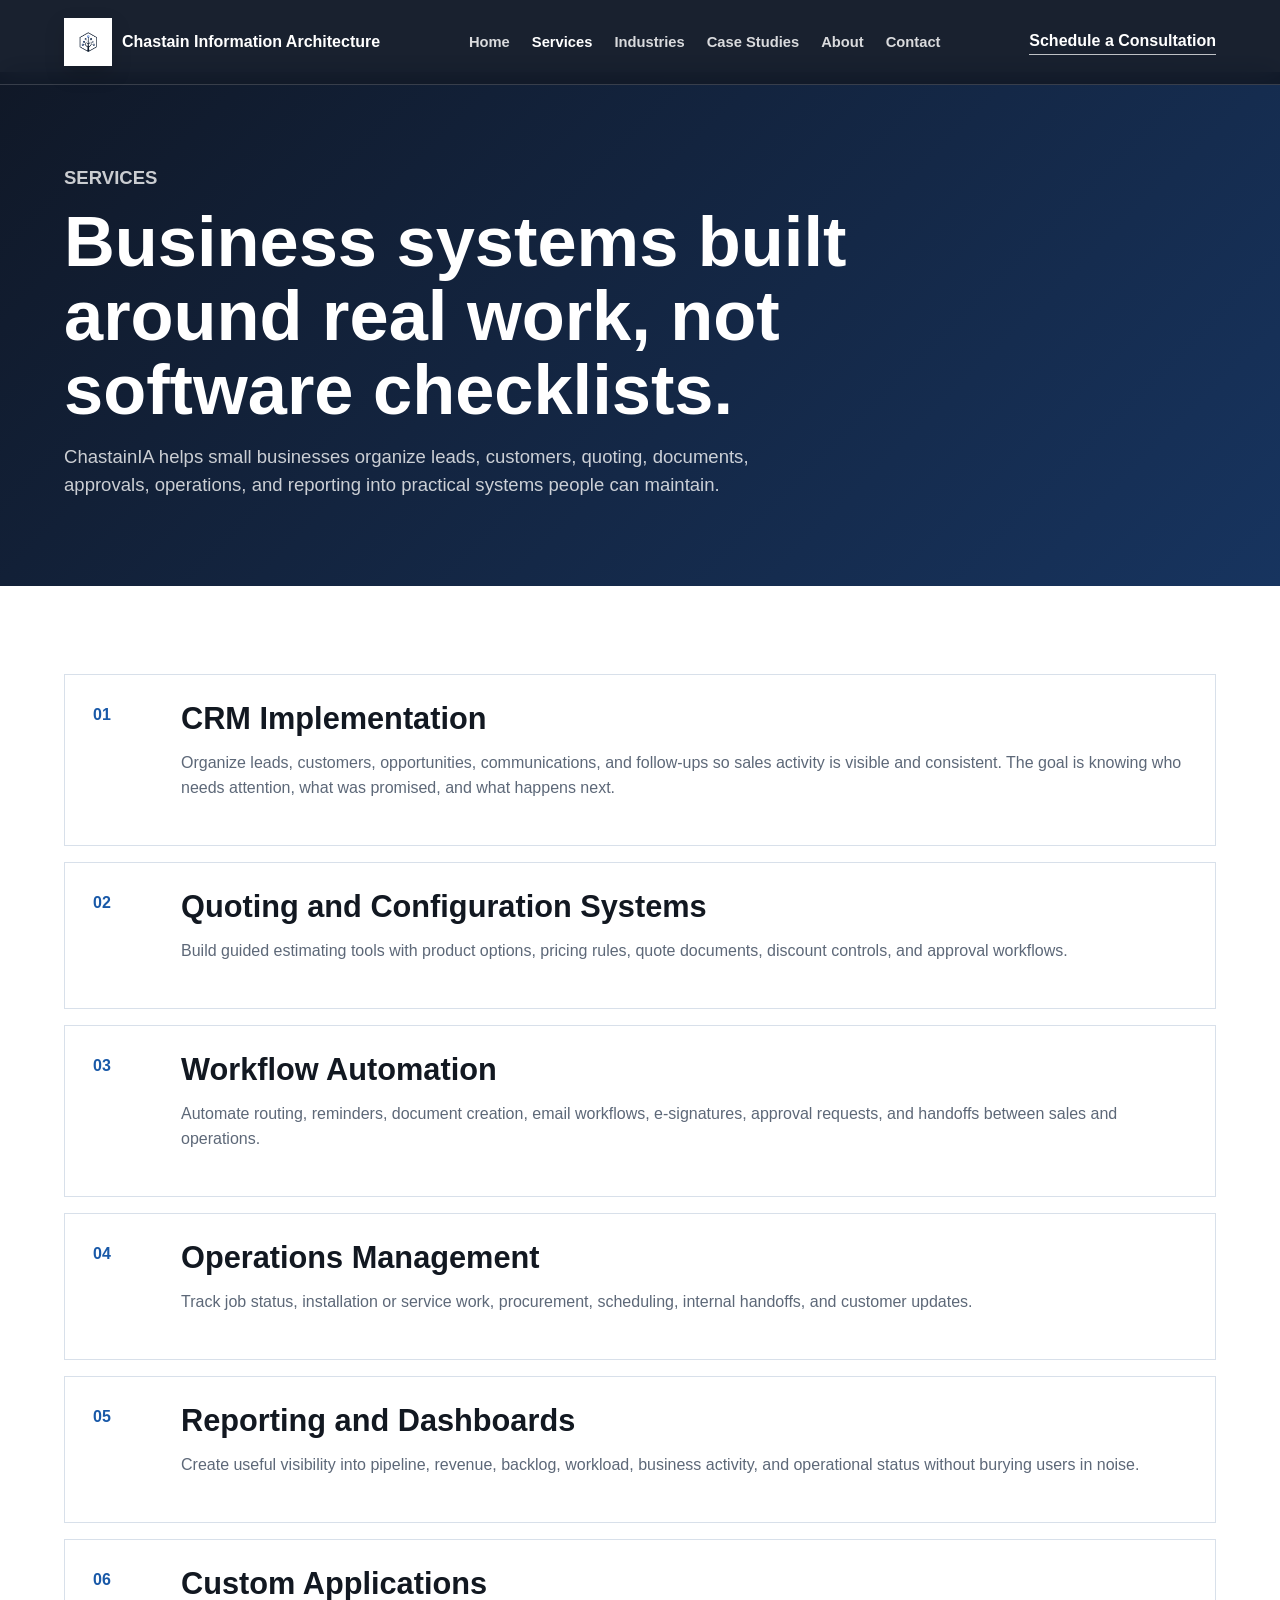
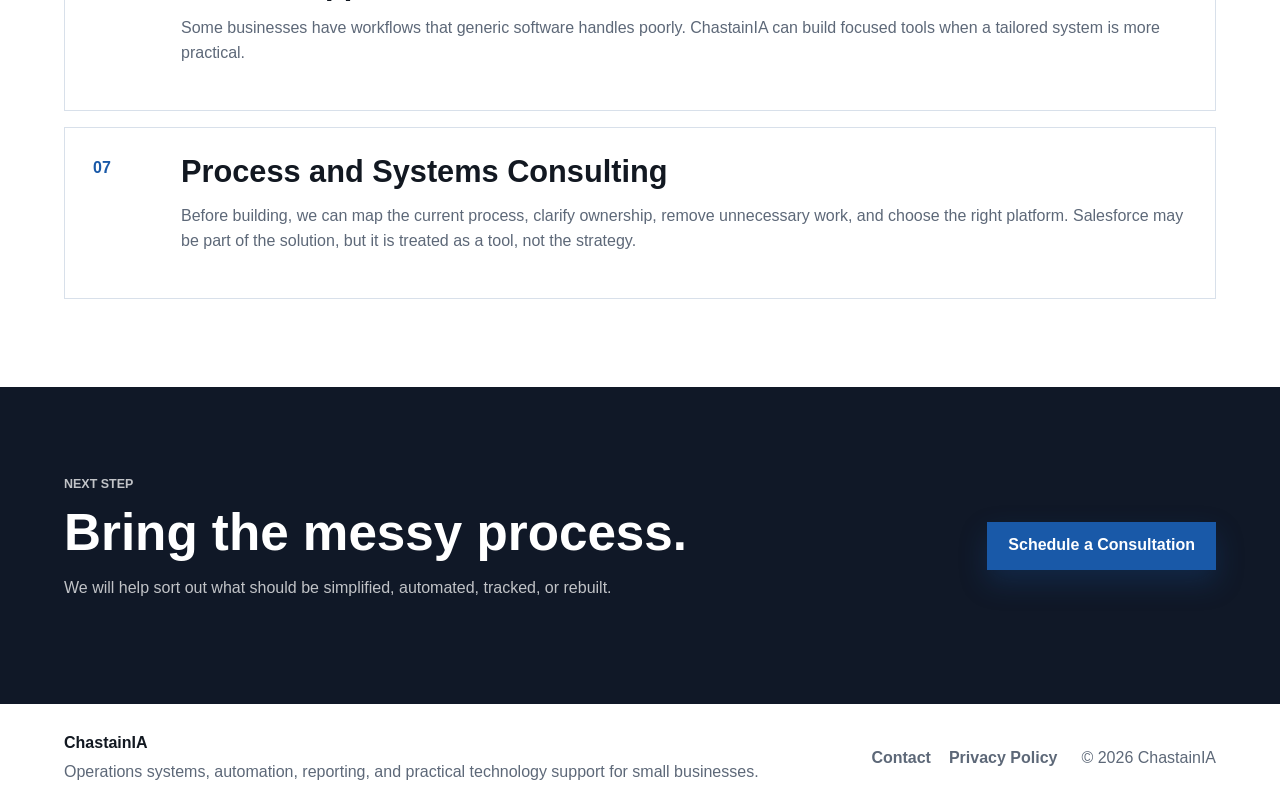
<file: services.html>
﻿<!doctype html><html lang="en"><head><meta charset="utf-8" /><meta name="viewport" content="width=device-width, initial-scale=1" /><title>Services | ChastainIA</title><meta name="description" content="Business systems consulting, CRM implementation, quoting systems, workflow automation, operations management, reporting, and custom applications." /><link rel="stylesheet" href="styles.css?v=3" /><script src="site.js" defer></script></head><body>
<header class="site-header inner-header" aria-label="Primary navigation"><a class="brand" href="index.html" aria-label="ChastainIA home"><span class="brand-mark"><img src="assets/chastainia-icon-512x512.png" alt="" /></span><span>Chastain Information Architecture</span></a><button class="menu-toggle" type="button" aria-controls="site-nav" aria-expanded="false"><span class="sr-only">Toggle navigation</span><span></span><span></span><span></span></button><nav class="nav-links" id="site-nav" aria-label="Main navigation"><a href="index.html">Home</a><a class="active" href="services.html">Services</a><a href="industries.html">Industries</a><a href="case-studies.html">Case Studies</a><a href="about.html">About</a><a href="contact.html">Contact</a></nav><a class="nav-cta" href="contact.html">Schedule a Consultation</a></header>
<main class="page-main"><section class="page-hero"><p class="eyebrow">Services</p><h1>Business systems built around real work, not software checklists.</h1><p>ChastainIA helps small businesses organize leads, customers, quoting, documents, approvals, operations, and reporting into practical systems people can maintain.</p></section><section class="section"><div class="service-stack">
<article class="detail-card"><span>01</span><div><h2>CRM Implementation</h2><p>Organize leads, customers, opportunities, communications, and follow-ups so sales activity is visible and consistent. The goal is knowing who needs attention, what was promised, and what happens next.</p></div></article>
<article class="detail-card"><span>02</span><div><h2>Quoting and Configuration Systems</h2><p>Build guided estimating tools with product options, pricing rules, quote documents, discount controls, and approval workflows.</p></div></article>
<article class="detail-card"><span>03</span><div><h2>Workflow Automation</h2><p>Automate routing, reminders, document creation, email workflows, e-signatures, approval requests, and handoffs between sales and operations.</p></div></article>
<article class="detail-card"><span>04</span><div><h2>Operations Management</h2><p>Track job status, installation or service work, procurement, scheduling, internal handoffs, and customer updates.</p></div></article>
<article class="detail-card"><span>05</span><div><h2>Reporting and Dashboards</h2><p>Create useful visibility into pipeline, revenue, backlog, workload, business activity, and operational status without burying users in noise.</p></div></article>
<article class="detail-card"><span>06</span><div><h2>Custom Applications</h2><p>Some businesses have workflows that generic software handles poorly. ChastainIA can build focused tools when a tailored system is more practical.</p></div></article>
<article class="detail-card"><span>07</span><div><h2>Process and Systems Consulting</h2><p>Before building, we can map the current process, clarify ownership, remove unnecessary work, and choose the right platform. Salesforce may be part of the solution, but it is treated as a tool, not the strategy.</p></div></article>
</div></section><section class="final-cta"><div><p class="eyebrow">Next step</p><h2>Bring the messy process.</h2><p>We will help sort out what should be simplified, automated, tracked, or rebuilt.</p></div><a class="button primary" href="contact.html">Schedule a Consultation</a></section></main>
<footer class="site-footer"><div><strong>ChastainIA</strong><span>Operations systems, automation, reporting, and practical technology support for small businesses.</span></div><nav aria-label="Footer"><a href="contact.html">Contact</a><a href="privacy.html">Privacy Policy</a></nav><span>&copy; 2026 ChastainIA</span></footer></body></html>
</file>
<file: styles.css>
﻿:root {
  --ink: #121821;
  --muted: #5d6878;
  --soft: #eef3f8;
  --line: #d8e0ea;
  --paper: #ffffff;
  --cloud: #f5f8fb;
  --navy: #101827;
  --blue: #1959a8;
  --blue-dark: #0d3264;
  --green: #247a57;
  --shadow: 0 18px 44px rgba(18, 24, 33, 0.12);
}
* { box-sizing: border-box; }
html { scroll-behavior: smooth; }
body { margin: 0; color: var(--ink); background: var(--paper); font-family: "Segoe UI", Arial, sans-serif; line-height: 1.55; }
img { display: block; max-width: 100%; }
a { color: inherit; text-decoration: none; }
p { margin: 0 0 1rem; }
h1, h2, h3 { margin: 0 0 1rem; line-height: 1.05; letter-spacing: 0; }
h1 { font-size: clamp(3rem, 7vw, 6.4rem); max-width: 940px; }
h2 { font-size: clamp(2rem, 4vw, 4rem); }
h3 { font-size: 1.2rem; }
.sr-only { position: absolute; width: 1px; height: 1px; overflow: hidden; clip: rect(0, 0, 0, 0); white-space: nowrap; }
.site-header { position: fixed; z-index: 20; top: 0; left: 0; right: 0; display: flex; align-items: center; justify-content: space-between; gap: 22px; padding: 18px clamp(20px, 5vw, 72px); color: #fff; background: rgba(10, 18, 31, 0.78); backdrop-filter: blur(14px); border-bottom: 1px solid rgba(255,255,255,0.16); }
.inner-header { background: rgba(16, 24, 39, 0.96); }
.brand { display: inline-flex; align-items: center; gap: 10px; font-weight: 850; line-height: 1.05; max-width: 360px; }
.brand-mark { display: grid; place-items: center; width: 48px; height: 48px; flex: 0 0 auto; overflow: hidden; border: 1px solid rgba(255,255,255,0.72); background: #ffffff; box-shadow: 0 8px 20px rgba(0,0,0,0.18); }
.brand-mark img { width: 100%; height: 100%; object-fit: contain; padding: 6px; }
.nav-links { display: flex; align-items: center; gap: 22px; color: rgba(255,255,255,0.84); font-size: .92rem; font-weight: 700; }
.nav-links a:hover, .nav-links a.active, .nav-cta:hover { color: #fff; }
.nav-cta { color: #fff; font-weight: 800; border-bottom: 1px solid rgba(255,255,255,.72); white-space: nowrap; }
.menu-toggle { display: none; width: 44px; height: 40px; padding: 8px; border: 1px solid rgba(255,255,255,.28); background: rgba(255,255,255,.08); }
.menu-toggle span:not(.sr-only) { display: block; height: 2px; margin: 5px 0; background: #fff; }
.hero { position: relative; min-height: 88vh; display: grid; align-items: center; overflow: hidden; padding: 138px clamp(20px, 5vw, 72px) 72px; color: #fff; }
.hero-media, .hero-overlay { position: absolute; inset: 0; }
.hero-media img { width: 100%; height: 100%; object-fit: cover; }
.hero-overlay { background: linear-gradient(90deg, rgba(4,12,24,.95) 0%, rgba(4,12,24,.82) 42%, rgba(4,12,24,.38) 76%, rgba(4,12,24,.2) 100%); }
.hero-content { position: relative; z-index: 1; max-width: 880px; }
.hero-copy, .page-hero p { max-width: 760px; color: rgba(255,255,255,.84); font-size: 1.16rem; }
.eyebrow { margin: 0 0 12px; color: #77b3f4; font-size: .78rem; font-weight: 850; letter-spacing: 0; text-transform: uppercase; }
.hero-actions { display: flex; flex-wrap: wrap; gap: 14px; align-items: center; margin-top: 28px; }
.button { display: inline-flex; align-items: center; justify-content: center; min-height: 48px; padding: 0 20px; border: 1px solid transparent; font-weight: 850; text-align: center; }
.button.primary { color: #fff; background: var(--blue); box-shadow: 0 12px 28px rgba(25,89,168,.25); }
.button.secondary { color: #fff; border-color: rgba(255,255,255,.36); background: rgba(255,255,255,.08); }
.text-link { color: var(--blue); font-weight: 850; border-bottom: 1px solid rgba(25,89,168,.36); }
.proof-band { display: grid; grid-template-columns: repeat(3, minmax(0,1fr)); gap: 1px; background: var(--line); border-bottom: 1px solid var(--line); }
.proof-band div { display: grid; gap: 4px; padding: 28px clamp(20px, 4vw, 52px); background: #fff; }
.proof-band strong { font-size: 1.02rem; }
.proof-band span, .service-card p, .industry-card p, .industry-detail p, .timeline p, .detail-card p, .content-panel p, .contact-aside p, .case-sections p, .narrow p { color: var(--muted); }
.section, .final-cta { padding: 88px clamp(20px, 5vw, 72px); }
.page-main { padding-top: 72px; }
.page-hero { padding: 92px clamp(20px, 5vw, 72px) 70px; color: #fff; background: linear-gradient(135deg, #101827 0%, #17345f 100%); }
.page-hero h1 { font-size: clamp(2.8rem, 5.5vw, 5.4rem); }
.page-hero p { color: rgba(255,255,255,.78); }
.section-heading { max-width: 820px; margin-bottom: 36px; }
.wide-heading { max-width: 980px; }
.with-action { display: flex; align-items: end; justify-content: space-between; gap: 24px; max-width: none; }
.split { display: grid; grid-template-columns: minmax(260px,.78fr) minmax(320px,1.22fr); gap: clamp(30px, 6vw, 86px); align-items: start; }
.sticky-heading { position: sticky; top: 108px; }
.muted-section { background: var(--cloud); }
.statement-band { padding: 44px clamp(20px, 5vw, 72px); color: #fff; background: var(--blue-dark); }
.statement-band p { max-width: 980px; margin: 0; font-size: clamp(1.6rem, 3vw, 3rem); font-weight: 850; line-height: 1.08; }
.card-grid { display: grid; gap: 18px; }
.card-grid.three { grid-template-columns: repeat(3, minmax(0,1fr)); }
.card-grid.two { grid-template-columns: repeat(2, minmax(0,1fr)); }
.five-cards { grid-template-columns: repeat(5, minmax(0,1fr)); }
.service-card, .industry-card, .industry-detail, .detail-card, .case-card, .content-panel, .contact-form, .contact-aside { background: #fff; border: 1px solid var(--line); }
.service-card, .industry-card, .industry-detail { min-height: 250px; padding: 28px; }
.card-icon, .detail-card > span { display: inline-flex; margin-bottom: 34px; color: var(--blue); font-weight: 900; }
.problem-list { display: grid; gap: 14px; }
.problem-list article { padding: 22px; border-left: 4px solid var(--blue); background: var(--cloud); }
.problem-list p { color: var(--muted); margin: 0; }
.service-stack { display: grid; gap: 16px; }
.detail-card { display: grid; grid-template-columns: 70px 1fr; gap: 18px; padding: 28px; }
.detail-card h2 { font-size: clamp(1.45rem, 2.4vw, 2.3rem); }
.timeline { display: grid; grid-template-columns: repeat(3, minmax(0,1fr)); border-top: 1px solid rgba(255,255,255,.1); }
.timeline.five { grid-template-columns: repeat(5, minmax(0,1fr)); }
.timeline article { padding: 28px 24px 8px 0; border-right: 1px solid var(--line); }
.timeline article:last-child { border-right: 0; }
.timeline span { display: block; margin-bottom: 14px; color: var(--blue-dark); font-size: 1.12rem; font-weight: 900; }
.featured-case { display: grid; grid-template-columns: 1fr .9fr; gap: 24px; align-items: start; padding: 30px; box-shadow: var(--shadow); }
.check-list { display: grid; gap: 10px; padding: 0; margin: 0; list-style: none; }
.check-list li { position: relative; padding-left: 28px; color: #263345; font-weight: 750; }
.check-list li::before { content: ""; position: absolute; left: 0; top: 8px; width: 12px; height: 12px; background: var(--green); }
.outcome-row { grid-column: 1 / -1; display: flex; flex-wrap: wrap; gap: 10px; }
.outcome-row span { padding: 9px 12px; background: var(--soft); color: #263345; font-weight: 750; }
.case-study-layout { display: grid; gap: 32px; }
.case-study-layout > header { max-width: 980px; }
.case-sections { display: grid; gap: 18px; }
.case-sections section { padding: 28px; background: #fff; border: 1px solid var(--line); }
.content-panel { padding: 30px; }
.contact-layout { display: grid; grid-template-columns: .8fr 1.2fr; gap: 24px; align-items: start; }
.contact-aside, .contact-form { padding: 28px; }
.contact-form { display: grid; gap: 10px; }
.contact-form label { font-weight: 800; }
.contact-form input, .contact-form textarea { width: 100%; padding: 13px 14px; border: 1px solid #b9c5d4; font: inherit; color: var(--ink); background: #fff; }
.contact-form input:focus, .contact-form textarea:focus { outline: 3px solid rgba(25,89,168,.22); border-color: var(--blue); }
.form-note { color: var(--muted); font-size: .92rem; }
.narrow { max-width: 860px; }
.narrow h2 { font-size: 1.8rem; margin-top: 28px; }
.final-cta { display: flex; justify-content: space-between; gap: 24px; align-items: center; color: #fff; background: var(--navy); }
.final-cta div { max-width: 820px; }
.final-cta p { color: rgba(255,255,255,.74); }
.site-footer { display: grid; grid-template-columns: 1.4fr auto auto; gap: 24px; align-items: center; padding: 26px clamp(20px, 5vw, 72px); color: var(--muted); border-top: 1px solid rgba(255,255,255,.1); }
.site-footer div { display: grid; gap: 4px; }
.site-footer strong { color: var(--ink); }
.site-footer nav { display: flex; gap: 18px; font-weight: 750; }
@media (max-width: 1120px) { .five-cards, .timeline.five { grid-template-columns: repeat(2, minmax(0,1fr)); } .brand { max-width: 280px; } }
@media (max-width: 900px) { .site-header { position: absolute; align-items: center; } .menu-toggle { display: block; margin-left: auto; } .nav-cta { display: none; } .nav-links { position: absolute; top: 100%; left: 0; right: 0; display: none; flex-direction: column; align-items: stretch; gap: 0; padding: 10px 20px 22px; background: rgba(16,24,39,.98); border-bottom: 1px solid rgba(255,255,255,.16); } .nav-links.open { display: flex; } .nav-links a { padding: 12px 0; border-top: 1px solid rgba(255,255,255,.1); } .hero { min-height: 92vh; padding-top: 112px; } .hero-overlay { background: rgba(4,12,24,.76); } .proof-band, .split, .card-grid.three, .card-grid.two, .five-cards, .timeline, .timeline.five, .featured-case, .contact-layout { grid-template-columns: 1fr; } .sticky-heading { position: static; } .timeline article { border-right: 0; border-bottom: 1px solid var(--line); } .with-action, .final-cta, .site-footer { display: flex; flex-direction: column; align-items: flex-start; } }
@media (max-width: 560px) { h1 { font-size: 3rem; } .page-hero h1 { font-size: 2.7rem; } .hero-copy, .page-hero p { font-size: 1rem; } .button { width: 100%; } .section, .final-cta { padding-top: 62px; padding-bottom: 62px; } .detail-card { grid-template-columns: 1fr; } }
</file>
